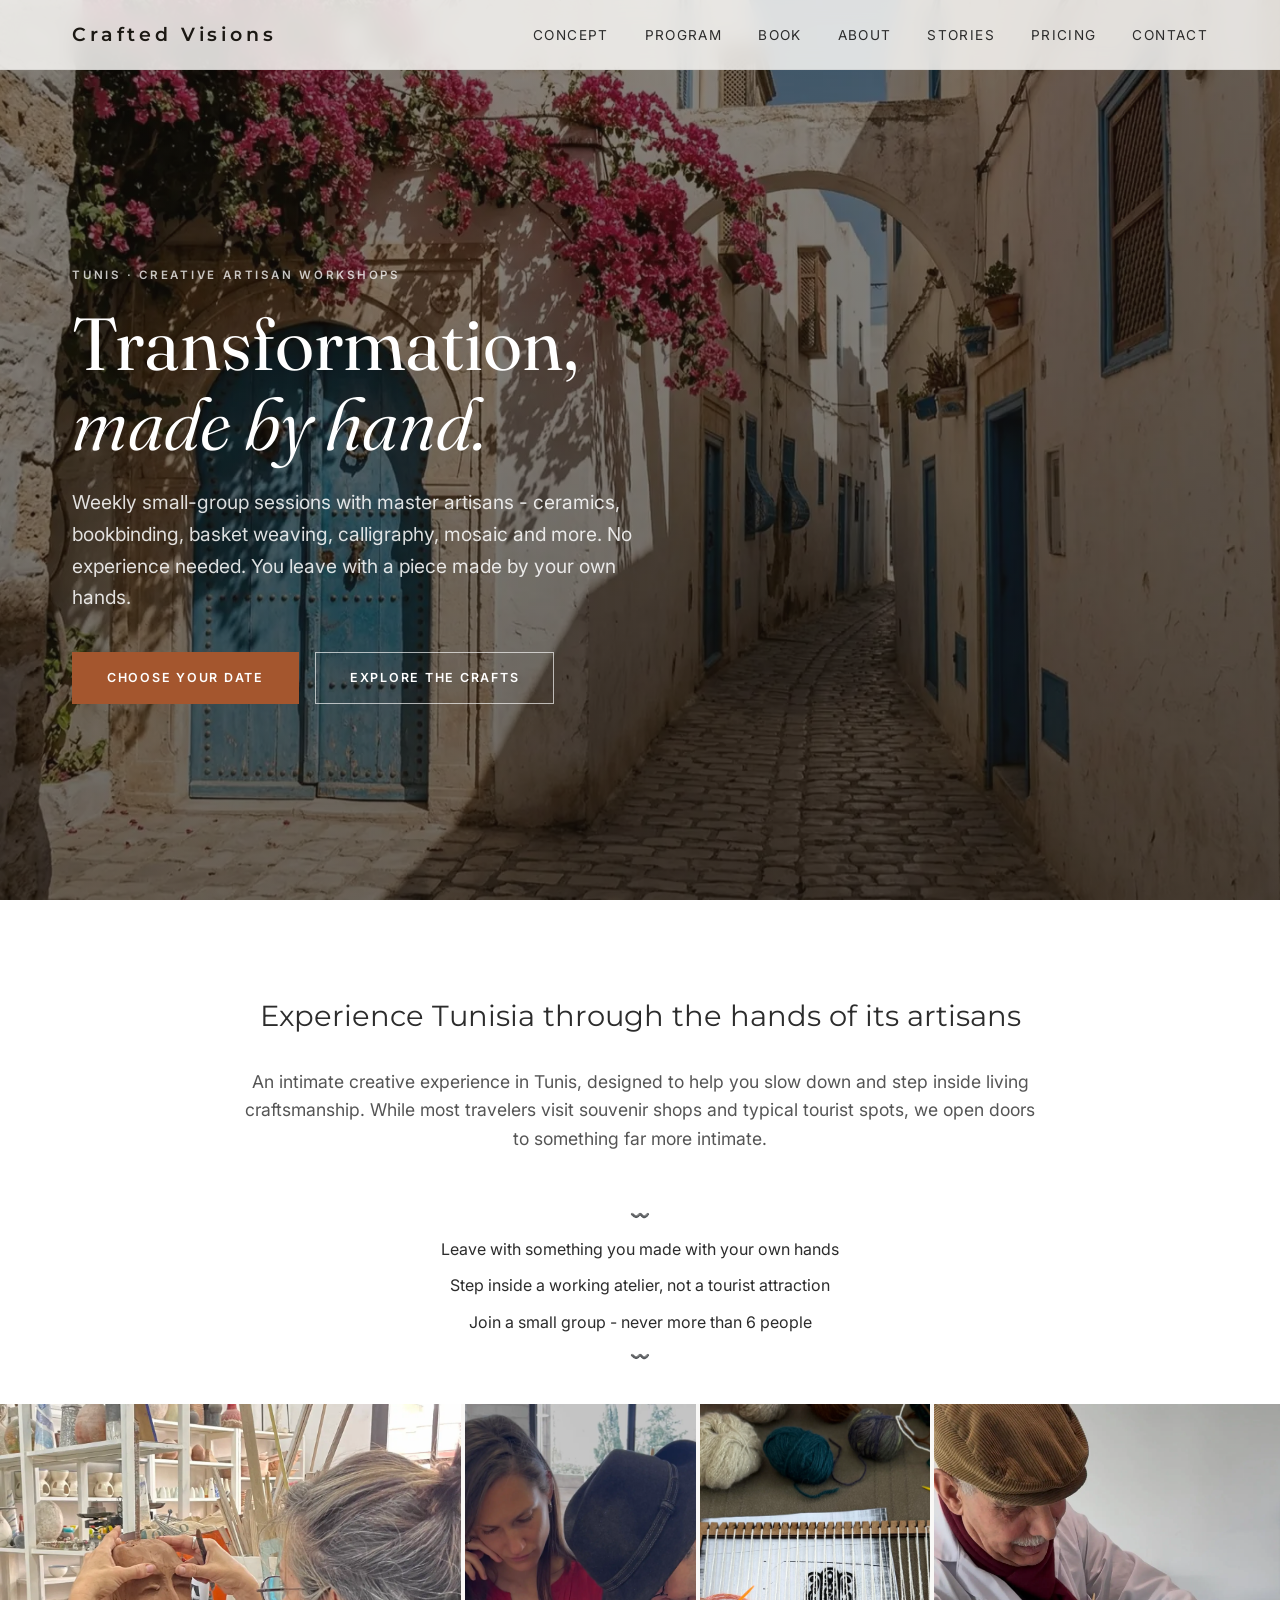
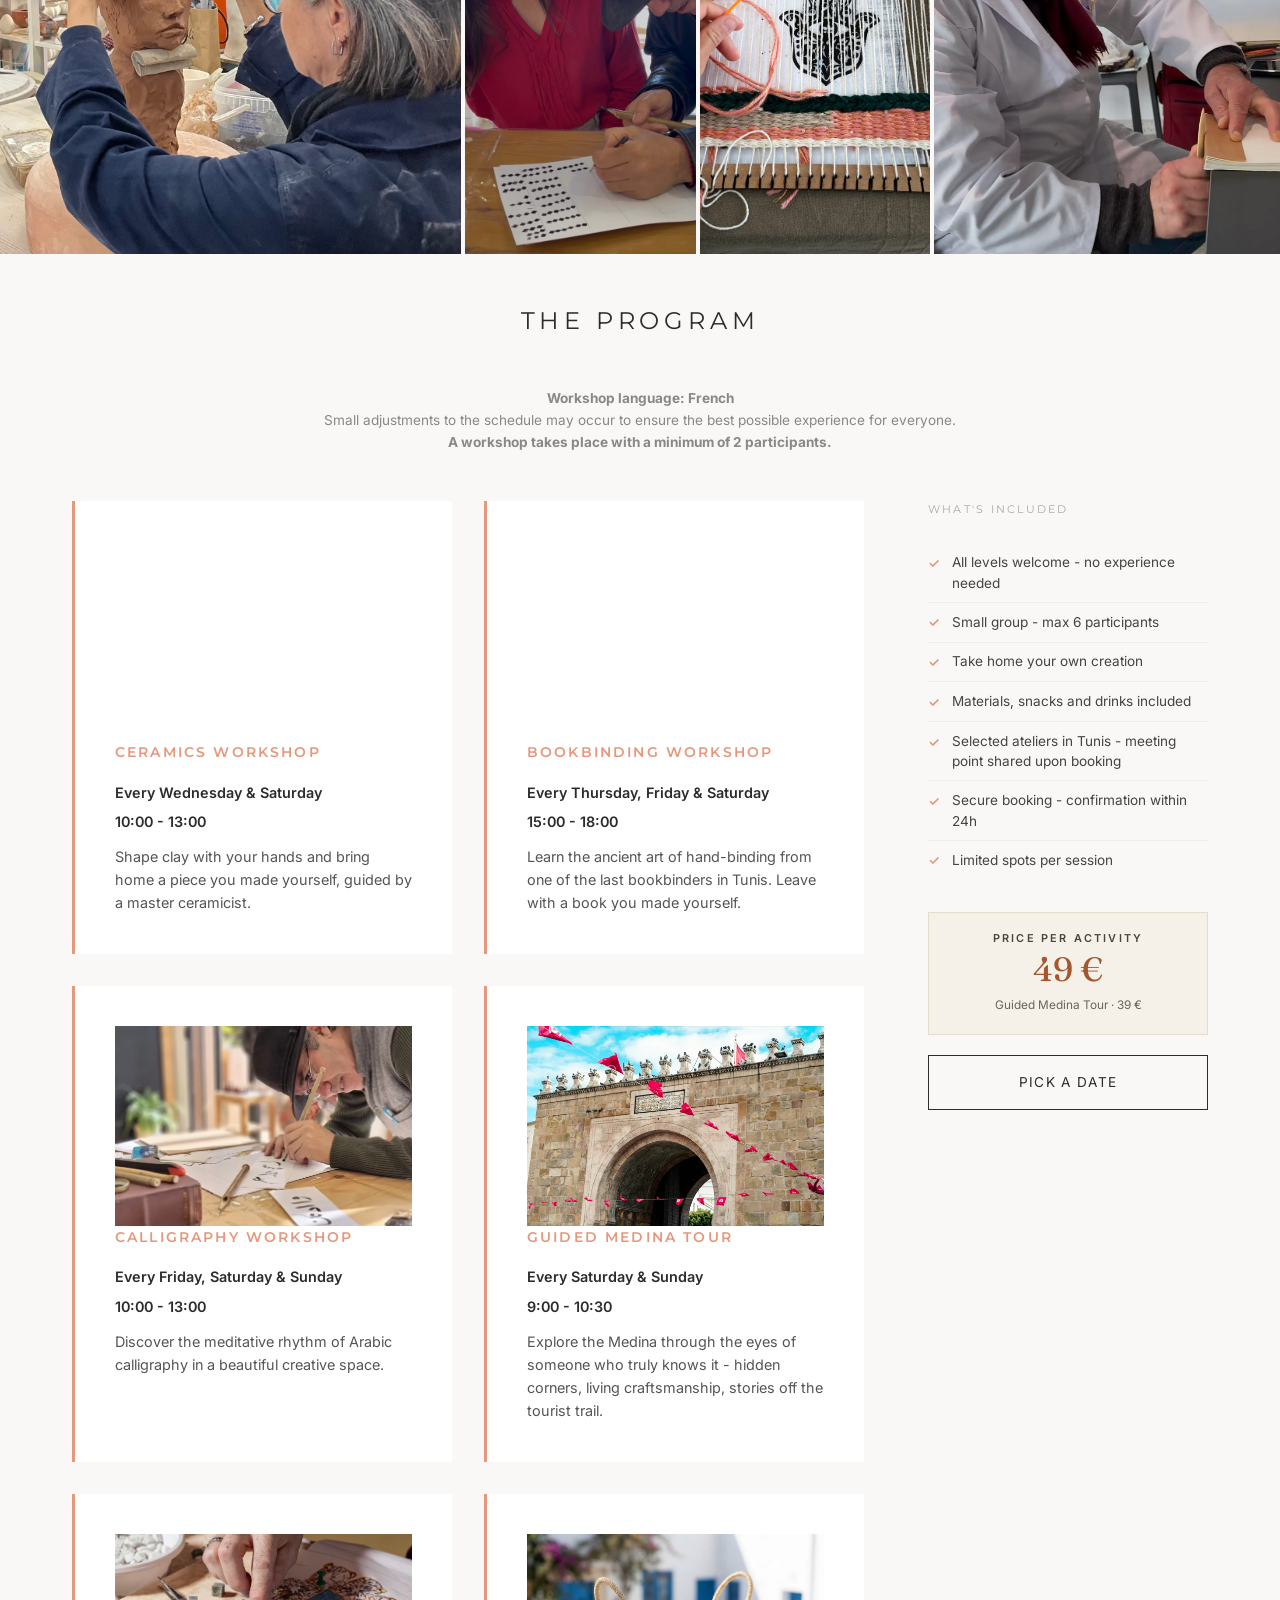
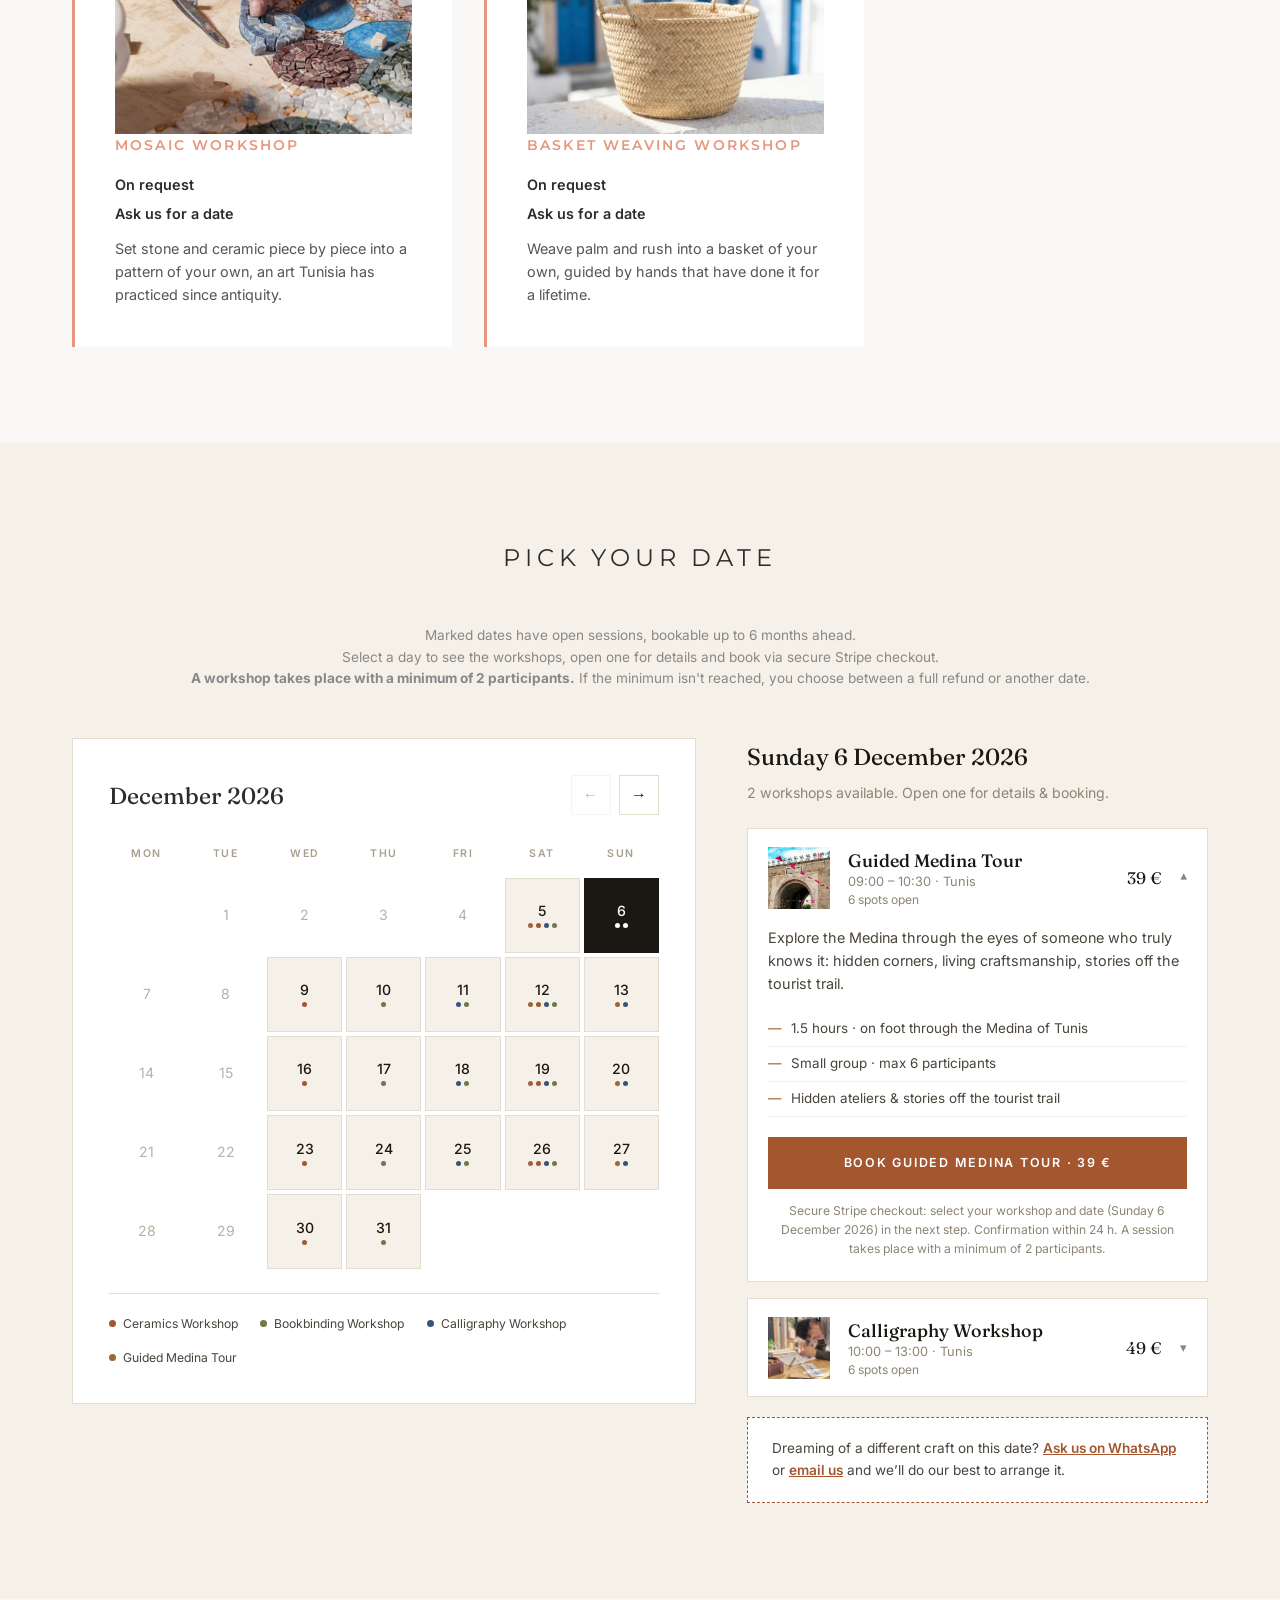
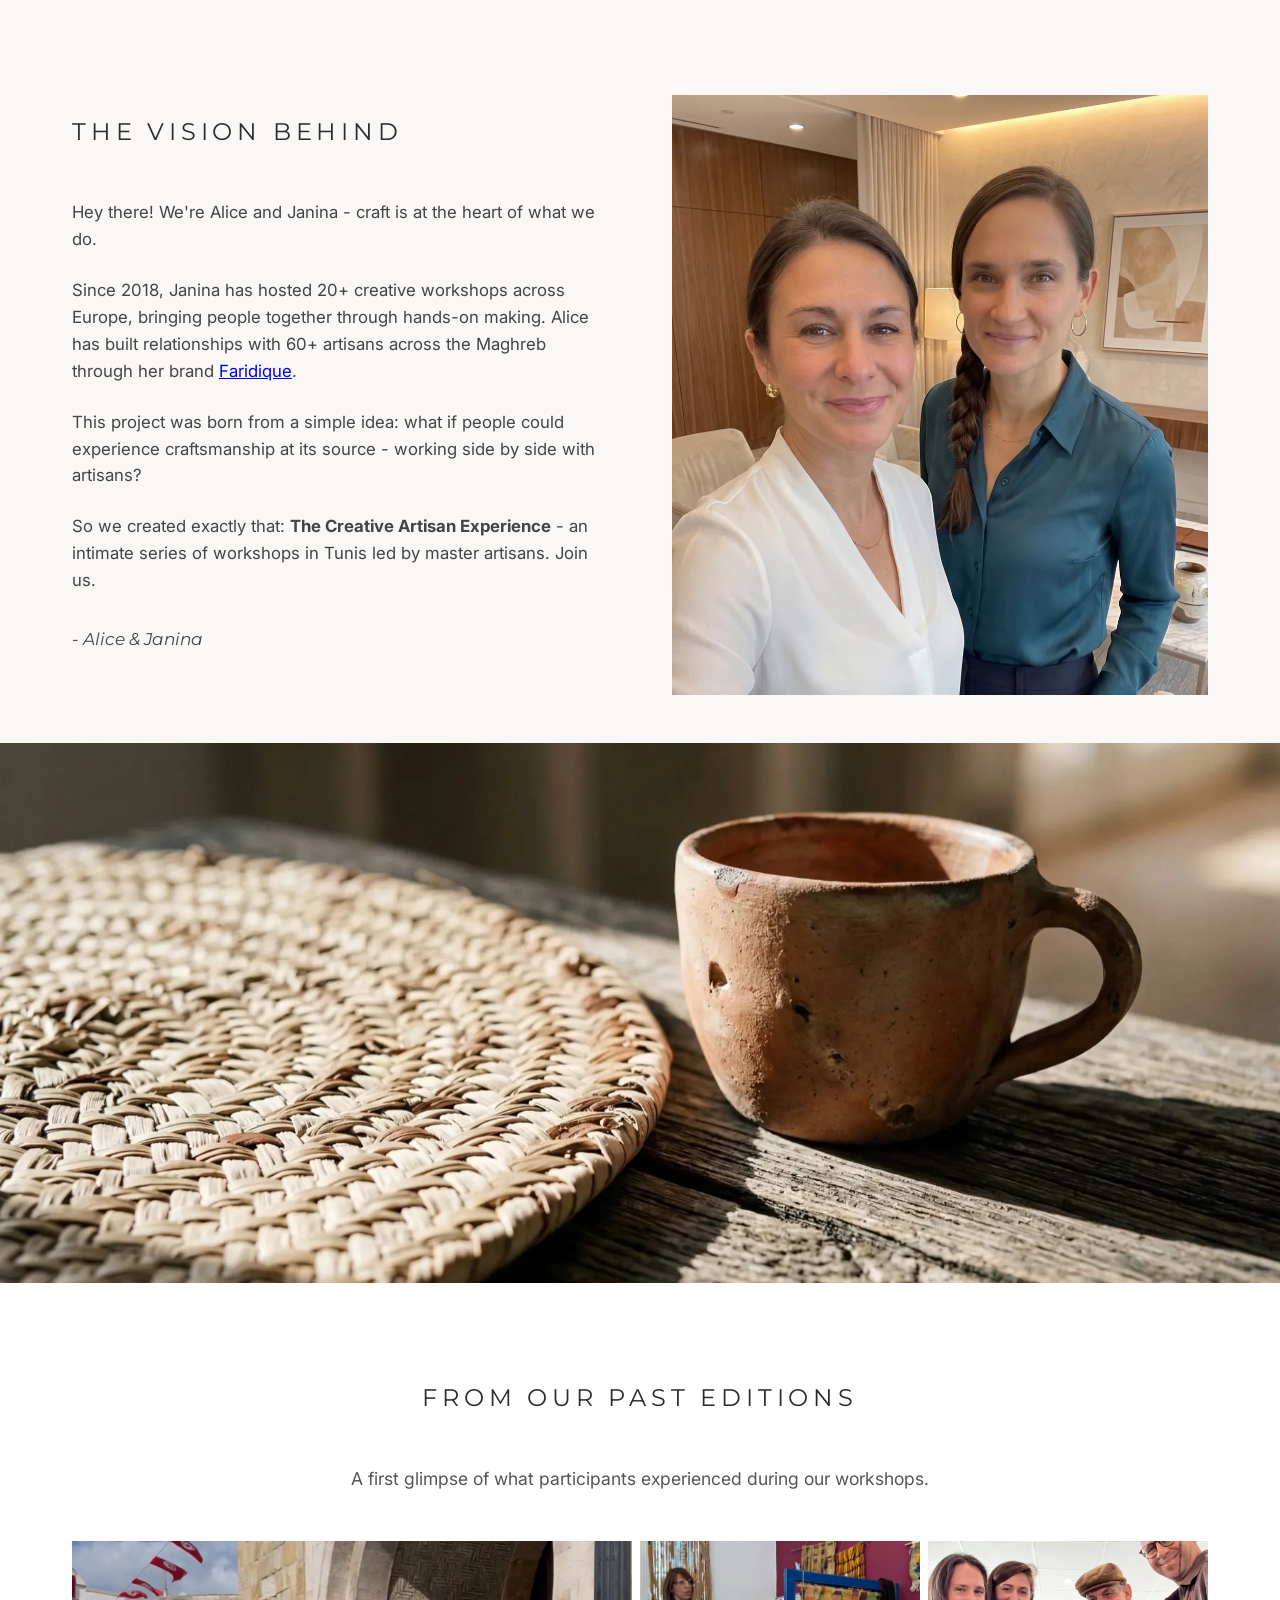
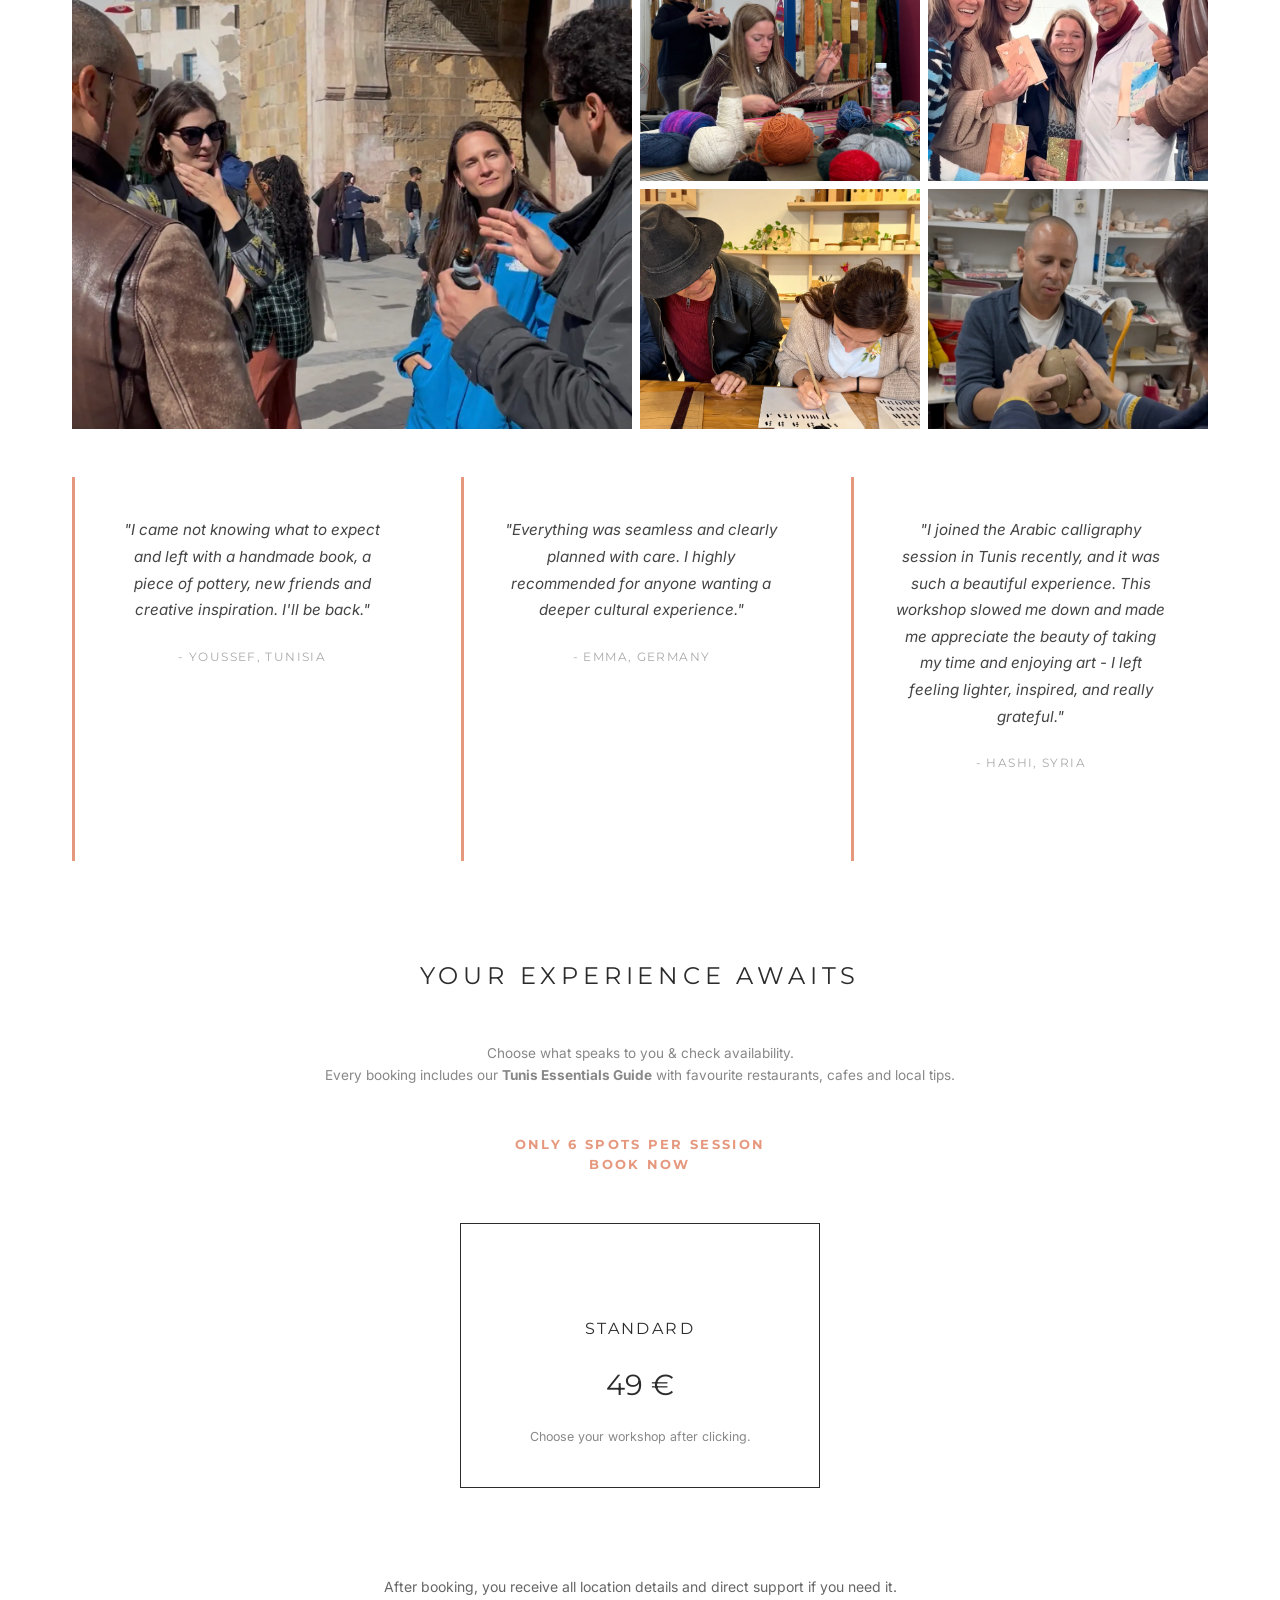
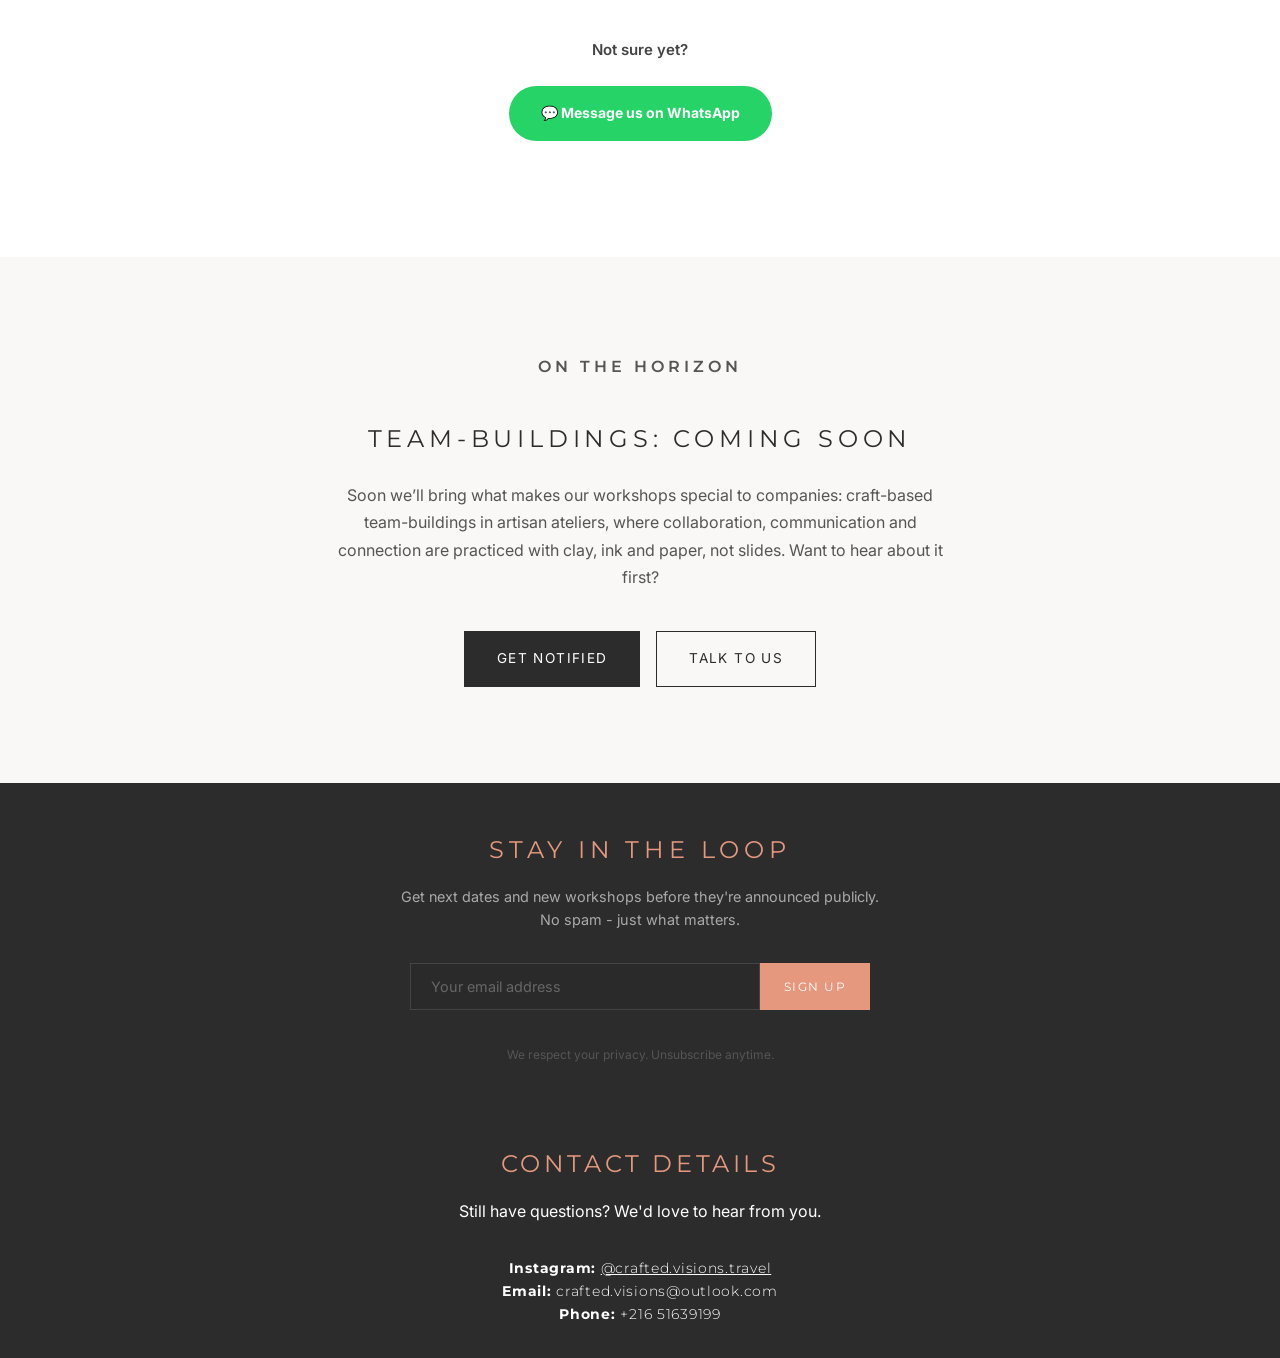
<file: index.html>
<!DOCTYPE html>
<html lang="en">
<head>
    <meta charset="UTF-8">
    <meta name="viewport" content="width=device-width, initial-scale=1.0">
    <title>CRAFTED VISIONS TRAVEL | Creative Artisan Experience</title>
    <link rel="stylesheet" href="css/style.css">
    <link rel="preconnect" href="https://fonts.googleapis.com">
    <link rel="preconnect" href="https://fonts.gstatic.com" crossorigin>
    <link href="https://fonts.googleapis.com/css2?family=Montserrat:wght@300;400;600&family=Inter:wght@300;400;500;600&family=Fraunces:ital,opsz,wght@0,9..144,340..600;1,9..144,340..600&display=swap" rel="stylesheet">
    <link rel="preload" as="image" href="images/opt/hero-bg.webp" fetchpriority="high">
    <link rel="preload" as="image" href="images/collage_1.webp">
    <link rel="preload" as="image" href="images/collage_2.webp">
    <link rel="preload" as="image" href="images/collage_3.webp">
    <link rel="preload" as="image" href="images/collage_4.webp">
    <link href="//cdn-images.mailchimp.com/embedcode/classic-061523.css" rel="stylesheet" type="text/css">
    <meta property="og:title" content="CRAFTED VISIONS TRAVEL | Creative Artisan Weekend">
    <meta property="og:description" content="An intimate creative experience in Tunis, connecting you directly with master artisans.">
    <meta property="og:image" content="https://craftedvisionstravel.com/images/opt/hero-bg.webp">
    <meta property="og:url" content="https://craftedvisionstravel.com/">
    <meta property="og:type" content="website">
    <style>
        /* Concept section: tighten spacing around wave dividers + before collage */
        .concept .container { padding-bottom: 2rem; }
        .highlights { margin-bottom: 0 !important; }
        .highlights li { padding: 0.35rem 0; }
        .highlights li.divider { padding: 0.15rem 0; }

        /* Collage strip — desktop only */
        @media (min-width: 701px) {
            .collage-strip {
                width: 100%;
                height: 50vh;
                display: grid;
                grid-template-columns: 2fr 1fr 1fr 1.5fr;
                gap: 4px;
                overflow: hidden;
            }
            .collage-strip > div { overflow: hidden; }
            .collage-strip img {
                width: 100%; height: 100%;
                object-fit: cover;
                object-position: center center;
                display: block;
                transform: scale(1.0);
                transition: transform 0.7s ease;
            }
            .collage-strip > div:hover img { transform: scale(1.03); }
        }

        /* Tighten About -> Program gap */
        .about .container { padding-bottom: 3rem; }
        .program .container { padding-top: 3rem; }

        /* Fix nav overlap on anchor scroll for all sections */
        section[id], header[id], footer[id] {
            scroll-margin-top: calc(var(--nav-height) + 1rem);
        }

        /* Program layout: cards + checklist side by side */
        .program-inner {
            display: grid;
            grid-template-columns: 1fr 280px;
            gap: 4rem;
            align-items: start;
        }
        .program-checklist {
            position: sticky;
            top: calc(var(--nav-height) + 2rem);
        }
        .program-checklist__title {
            font-family: var(--font-heading);
            font-size: 0.7rem;
            letter-spacing: 0.2em;
            text-transform: uppercase;
            color: #aaa;
            margin-bottom: 1.5rem;
        }
        .program-checklist ul {
            list-style: none;
            padding: 0;
            margin: 0 0 2rem 0;
        }
        .program-checklist li {
            display: flex;
            align-items: flex-start;
            gap: 0.75rem;
            font-size: 0.85rem;
            color: #444;
            line-height: 1.5;
            padding: 0.55rem 0;
            border-bottom: 1px solid #f0ede9;
        }
        .program-checklist li:last-child { border-bottom: none; }
        .program-checklist li::before {
            content: "✓";
            color: var(--accent-color);
            font-weight: 600;
            font-size: 0.85rem;
            flex-shrink: 0;
            margin-top: 0.05rem;
        }
        @media (max-width: 900px) {
            .program-inner { grid-template-columns: 1fr; gap: 2.5rem; }
            .program-checklist { position: static; }
        }

        /* Program cards: uniform description alignment */
        .day-card__time {
            font-size: 0.9rem;
            font-weight: 600;
            margin-bottom: 0.4rem;
        }
        .day-card__workshop {
            font-size: 0.9rem;
            font-weight: 600;
            margin-bottom: 0.75rem;
        }
        .day-card__desc {
            font-size: 0.9rem;
            color: #555;
            line-height: 1.6;
        }

        /* Photo grid for stories */
        .photo-grid-stories {
            display: grid;
            grid-template-columns: 2fr 1fr 1fr;
            grid-template-rows: 240px 240px;
            gap: 8px;
            margin-bottom: 3rem;
        }
        .photo-grid-stories > div { overflow: hidden; }
        .photo-grid-stories > div:first-child { grid-row: span 2; }
        .photo-grid-stories img {
            width: 100%; height: 100%;
            object-fit: cover;
            object-position: center center;
            display: block;
            transform: scale(1.0);
            transition: transform 0.6s ease;
        }
        .photo-grid-stories > div:hover img { transform: scale(1.03); }
        .photo-grid-stories > div:nth-child(3) img { object-position: center 40%; }

        /* Tighten Stories -> Pricing gap */
        #stories .container { padding-bottom: 3rem; }
        .pricing .container { padding-top: 3rem; }

        /* Booking price cards — fixed row heights for perfect alignment */
        .booking-options {
            display: grid;
            grid-template-columns: 1fr 1fr;
            gap: 2rem;
            max-width: 700px;
            margin: 0 auto 3rem auto;
        }
        .booking-options--single {
            grid-template-columns: 1fr;
            max-width: 360px;
        }
        .booking-card {
            background-color: #fff;
            border: 1px solid #e0e0e0;
            padding: 2.5rem 2rem;
            text-align: center;
            text-decoration: none;
            color: var(--text-color);
            display: grid;
            grid-template-rows: 2.5rem auto auto auto;
            align-items: center;
            transition: all 0.3s ease;
        }
        .booking-card:hover {
            border-color: var(--accent-color);
            transform: translateY(-5px);
            box-shadow: 0 12px 28px rgba(0,0,0,0.07);
        }
        .booking-card__label {
            font-family: var(--font-heading);
            font-size: 0.65rem;
            letter-spacing: 0.2em;
            text-transform: uppercase;
            color: #aaa;
            align-self: center;
        }
        .booking-card__title {
            font-family: var(--font-heading);
            font-size: 1rem;
            letter-spacing: 0.15em;
            text-transform: uppercase;
            padding: 0.75rem 0 0.5rem;
        }
        .booking-card__price {
            font-family: var(--font-heading);
            font-size: 1.8rem;
            font-weight: 400;
            padding: 0.75rem 0;
        }
        .booking-card__note {
            font-size: 0.78rem;
            color: #888;
            line-height: 1.5;
            padding-top: 0.5rem;
        }
        .booking-card--featured { border-color: var(--text-color); }
        .booking-card--community { border-style: dashed; background: var(--bg-color); }

        /* Newsletter */
        .newsletter-section { background-color: var(--text-color); padding: 0; }
        .newsletter-section .container {
            text-align: center;
            padding-top: 3rem;
            padding-bottom: 3rem;
        }
        footer .container {
            padding-top: 2rem;
            padding-bottom: 2rem;
        }
        .newsletter-form {
            display: flex;
            max-width: 460px;
            margin: 0 auto 1rem auto;
        }
        .newsletter-form input {
            flex: 1;
            padding: 14px 20px;
            border: 1px solid #444;
            background: #2a2a2a;
            color: #fff;
            font-size: 0.9rem;
            outline: none;
            font-family: var(--font-body);
        }
        .newsletter-form input::placeholder { color: #666; }
        .newsletter-form button {
            padding: 14px 24px;
            background: var(--accent-color);
            color: #fff;
            border: none;
            font-family: var(--font-heading);
            font-size: 0.75rem;
            letter-spacing: 0.12em;
            text-transform: uppercase;
            cursor: pointer;
            transition: opacity 0.2s;
        }
        .newsletter-form button:hover { opacity: 0.85; }

        /* ─── Hamburger button ─── */
        .nav-hamburger {
            display: none;
            flex-direction: column;
            gap: 5px;
            background: none;
            border: none;
            cursor: pointer;
            padding: 8px;
            z-index: 1001;
        }
        .nav-hamburger span {
            display: block;
            width: 24px;
            height: 2px;
            background: var(--text-color);
            transition: all 0.3s ease;
            transform-origin: center;
        }
        .nav-hamburger.open span:nth-child(1) { transform: translateY(7px) rotate(45deg); }
        .nav-hamburger.open span:nth-child(2) { opacity: 0; }
        .nav-hamburger.open span:nth-child(3) { transform: translateY(-7px) rotate(-45deg); }

        /* ─── Carousel dots ─── */
        .carousel-dots {
            display: none;
            justify-content: center;
            gap: 8px;
            padding: 10px 0 4px;
        }
        .carousel-dots .dot {
            width: 7px; height: 7px;
            border-radius: 50%;
            background: #ccc;
            transition: background 0.3s;
        }
        .carousel-dots .dot.active { background: var(--accent-color); }

        @media (max-width: 700px) {
            /* Nav mobile */
            .nav-hamburger { display: flex; }
            .nav-links {
                display: none;
                position: fixed;
                top: 0; left: 0;
                width: 100%; height: 100vh;
                background: rgba(250,248,244,0.98);
                flex-direction: column;
                align-items: center;
                justify-content: center;
                gap: 2rem;
                z-index: 1000;
            }
            .nav-links.open { display: flex; }
            .nav-link-item {
                font-family: var(--font-heading);
                font-size: 1.1rem;
                letter-spacing: 0.18em;
                text-transform: uppercase;
                color: var(--text-color);
                text-decoration: none;
            }

            /* Collage carousel */
            .collage-strip {
                display: flex;
                overflow-x: auto;
                scroll-snap-type: x mandatory;
                -webkit-overflow-scrolling: touch;
                scroll-behavior: smooth;
                grid-template-columns: unset;
                grid-template-rows: unset;
                height: 120vw;
                gap: 0;
                scrollbar-width: none;
            }
            .collage-strip::-webkit-scrollbar { display: none; }
            .collage-strip > div {
                flex: 0 0 100%;
                scroll-snap-align: start;
                grid-row: unset !important;
                overflow: hidden;
                height: 120vw;
            }
            .collage-strip img {
                width: 100%; height: 100%;
                object-fit: cover;
                object-position: center center;
            }
            #collage-dots { display: flex; }

            /* Stories photo carousel */
            .photo-grid-stories {
                display: flex;
                overflow-x: auto;
                scroll-snap-type: x mandatory;
                -webkit-overflow-scrolling: touch;
                scroll-behavior: smooth;
                grid-template-columns: unset;
                grid-template-rows: unset;
                height: 80vw;
                gap: 0;
                margin-bottom: 0.75rem;
                scrollbar-width: none;
            }
            .photo-grid-stories::-webkit-scrollbar { display: none; }
            .photo-grid-stories > div {
                flex: 0 0 100%;
                scroll-snap-align: start;
                grid-row: unset !important;
                overflow: hidden;
                height: 80vw;
            }
            .photo-grid-stories img {
                width: 100%; height: 100%;
                object-fit: cover;
            }
            #stories-dots { display: flex; margin-bottom: 2rem; }

            /* Newsletter form stacked */
            .newsletter-form { flex-direction: column; }

            /* Booking cards stacked */
            .booking-options { grid-template-columns: 1fr; max-width: 360px; }

            /* Hero tweaks */
            .hero-title { font-size: clamp(2.3rem, 11vw, 3.2rem); }

            /* Full-width image section height */
            .full-width-image { min-height: 40vw; }

            /* Program inner */
            .program-inner { grid-template-columns: 1fr; gap: 2.5rem; }
            .program-checklist { position: static; }

            /* Grid program cards */
            .grid-program { grid-template-columns: 1fr !important; }

            /* About grid */
            .about-grid { grid-template-columns: 1fr !important; }
            .about-image { order: -1; }
            .about-image img { max-height: 82vw; }

            /* Concept padding */
            .concept .container { padding-left: 1.25rem; padding-right: 1.25rem; }
        }
    </style>
</head>
<body>

    <nav class="sticky-nav">
        <div class="nav-container">
            <a href="#home" class="nav-logo">Crafted <span>Visions</span></a>
            <div class="nav-links" id="nav-links">
                <a href="#concept" class="nav-link-item">Concept</a>
                <a href="#program" class="nav-link-item">Program</a>
                <a href="#calendar" class="nav-link-item">Book</a>
                <a href="#about" class="nav-link-item">About</a>
                <a href="#stories" class="nav-link-item">Stories</a>
                <a href="#pricing" class="nav-link-item">Pricing</a>
                <a href="#contact" class="nav-link-item">Contact</a>
            </div>
            <button class="nav-hamburger" id="nav-hamburger" aria-label="Open menu" aria-expanded="false">
                <span></span><span></span><span></span>
            </button>
        </div>
    </nav>

    <header class="hero" id="home">
        <div class="hero-inner">
            <div class="hero-content reveal">
                <span class="hero-eyebrow">Tunis · Creative Artisan Workshops</span>
                <h1 class="hero-title">Transformation,<br><em>made by hand.</em></h1>
                <p class="hero-sub">Weekly small-group sessions with master artisans - ceramics, bookbinding, basket weaving, calligraphy, mosaic and more. No experience needed. You leave with a piece made by your own hands.</p>
                <div class="hero-btns">
                    <a href="#calendar" class="btn-hero btn-hero--solid">Choose your date</a>
                    <a href="#program" class="btn-hero btn-hero--ghost">Explore the crafts</a>
                </div>
            </div>
        </div>
    </header>

    <section class="concept" id="concept">
        <div class="container reveal">
            <h3>Experience Tunisia through the hands of its artisans</h3>
            <p>An intimate creative experience in Tunis, designed to help you slow down and step inside living craftsmanship. While most travelers visit souvenir shops and typical tourist spots, we open doors to something far more intimate.</p>
            <ul class="highlights" style="text-align:center; list-style:none; padding:0;">
                <li class="divider">〰️</li>
                <li>Leave with something you made with your own hands</li>
                <li>Step inside a working atelier, not a tourist attraction</li>
                <li>Join a small group - never more than 6 people</li>
                <li class="divider">〰️</li>
            </ul>
        </div>
    </section>

    <!-- COLLAGE from workshop photos -->
    <div class="collage-strip" id="collage-carousel">
        <div><img src="images/collage_1.webp" alt="Ceramics workshop" loading="eager" fetchpriority="high"></div>
        <div><img src="images/collage_2.webp" alt="Weaving workshop" loading="eager"></div>
        <div><img src="images/collage_3.webp" alt="Calligraphy workshop" loading="eager"></div>
        <div><img src="images/collage_4.webp" alt="Bookbinding workshop" loading="eager"></div>
    </div>
    <div class="carousel-dots" id="collage-dots" aria-hidden="true">
        <span class="dot active"></span><span class="dot"></span><span class="dot"></span><span class="dot"></span>
    </div>

    <!-- PROGRAM -->
    <section class="program" id="program">
        <div class="container reveal">
            <h2 class="section-title">THE PROGRAM</h2>
            <p class="disclaimer"><strong>Workshop language: French</strong><br>Small adjustments to the schedule may occur to ensure the best possible experience for everyone.<br><strong>A workshop takes place with a minimum of 2 participants.</strong></p>

            <div class="program-inner">
                <div class="grid-program">
                    <div class="day-card">
                        <img src="images/opt/atelier-poterie.webp" alt="Ceramics Workshop" class="card-img" loading="lazy" decoding="async">
                        <h4>Ceramics Workshop</h4>
                        <p class="day-card__time">Every Wednesday &amp; Saturday</p>
                        <p class="day-card__workshop">10:00 - 13:00</p>
                        <p class="day-card__desc">Shape clay with your hands and bring home a piece you made yourself, guided by a master ceramicist.</p>
                    </div>
                    <div class="day-card">
                        <img src="images/book-binding.webp" alt="Bookbinding Workshop" class="card-img" loading="lazy" decoding="async">
                        <h4>Bookbinding Workshop</h4>
                        <p class="day-card__time">Every Thursday, Friday &amp; Saturday</p>
                        <p class="day-card__workshop">15:00 - 18:00</p>
                        <p class="day-card__desc">Learn the ancient art of hand-binding from one of the last bookbinders in Tunis. Leave with a book you made yourself.</p>
                    </div>
                    <div class="day-card">
                        <img src="images/calligraphy.webp" alt="Calligraphy Workshop" class="card-img" loading="lazy" decoding="async">
                        <h4>Calligraphy Workshop</h4>
                        <p class="day-card__time">Every Friday, Saturday &amp; Sunday</p>
                        <p class="day-card__workshop">10:00 - 13:00</p>
                        <p class="day-card__desc">Discover the meditative rhythm of Arabic calligraphy in a beautiful creative space.</p>
                    </div>
                    <div class="day-card">
                        <img src="images/opt/medina-gate.jpg" alt="Guided Medina Tour" class="card-img" loading="lazy" decoding="async">
                        <h4>Guided Medina Tour</h4>
                        <p class="day-card__time">Every Saturday &amp; Sunday</p>
                        <p class="day-card__workshop">9:00 - 10:30</p>
                        <p class="day-card__desc">Explore the Medina through the eyes of someone who truly knows it - hidden corners, living craftsmanship, stories off the tourist trail.</p>
                    </div>
                    <div class="day-card">
                        <img src="images/opt/mosaic-workshop.jpg" alt="Mosaic Workshop" class="card-img" loading="lazy" decoding="async">
                        <h4>Mosaic Workshop</h4>
                        <p class="day-card__time">On request</p>
                        <p class="day-card__workshop">Ask us for a date</p>
                        <p class="day-card__desc">Set stone and ceramic piece by piece into a pattern of your own, an art Tunisia has practiced since antiquity.</p>
                    </div>
                    <div class="day-card">
                        <img src="images/opt/medina-tour.webp" alt="Basket Weaving Workshop" class="card-img" loading="lazy" decoding="async">
                        <h4>Basket Weaving Workshop</h4>
                        <p class="day-card__time">On request</p>
                        <p class="day-card__workshop">Ask us for a date</p>
                        <p class="day-card__desc">Weave palm and rush into a basket of your own, guided by hands that have done it for a lifetime.</p>
                    </div>
                </div>

                <aside class="program-checklist">
                    <p class="program-checklist__title">What's included</p>
                    <ul>
                        <li>All levels welcome - no experience needed</li>
                        <li>Small group - max 6 participants</li>
                        <li>Take home your own creation</li>
                        <li>Materials, snacks and drinks included</li>
                        <li>Selected ateliers in Tunis - meeting point shared upon booking</li>
                        <li>Secure booking - confirmation within 24h</li>
                        <li>Limited spots per session</li>
                    </ul>
                    <div class="price-tag">
                        <span class="price-tag__label">Price per activity</span>
                        <span class="price-tag__amount">49&nbsp;€</span>
                        <span class="price-tag__note">Guided Medina Tour &middot; 39&nbsp;€</span>
                    </div>
                    <a href="#calendar" class="btn" style="display:inline-block; width:100%; text-align:center; box-sizing:border-box;">Pick a date</a>
                </aside>
            </div>
        </div>
    </section>

    <!-- BOOKING CALENDAR -->
    <section class="calendar-section" id="calendar">
        <div class="container reveal">
            <h2 class="section-title">PICK YOUR DATE</h2>
            <p class="disclaimer">Marked dates have open sessions, bookable up to 6 months ahead.<br>Select a day to see the workshops, open one for details and book via secure Stripe checkout.<br><strong>A workshop takes place with a minimum of 2 participants.</strong> If the minimum isn't reached, you choose between a full refund or another date.</p>
            <div class="cal-wrap">
                <div class="cal" id="cv-calendar" aria-label="Workshop availability calendar"></div>
                <div class="day-panel" id="cv-day-panel" aria-live="polite"></div>
            </div>
        </div>
    </section>

    <section class="about" id="about">
        <div class="container reveal about-grid">
            <div class="about-text">
                <h2 class="section-title" style="text-align: left;">THE VISION BEHIND</h2>
                <p>Hey there! We're Alice and Janina - craft is at the heart of what we do.</p>
                <p>Since 2018, Janina has hosted 20+ creative workshops across Europe, bringing people together through hands-on making. Alice has built relationships with 60+ artisans across the Maghreb through her brand <a href="https://faridique.com" target="_blank" rel="noopener">Faridique</a>.</p>
                <p>This project was born from a simple idea: what if people could experience craftsmanship at its source - working side by side with artisans?</p>
                <p>So we created exactly that: <strong>The Creative Artisan Experience</strong> - an intimate series of workshops in Tunis led by master artisans. Join us.</p>
                <p class="signature">- Alice &amp; Janina</p>
            </div>
            <div class="about-image">
                <img src="images/opt/founders.webp" alt="Janina and Alice - Founders of Crafted Visions" loading="lazy" decoding="async">
            </div>
        </div>
    </section>

    <section class="full-width-image reveal" style="background-image: url('images/opt/authentic-details.webp');"></section>

    <!-- STORIES -->
    <section class="concept" id="stories">
        <div class="container reveal">
            <h2 class="section-title">FROM OUR PAST EDITIONS</h2>
            <p class="disclaimer">A first glimpse of what participants experienced during our workshops.</p>

            <div class="photo-grid-stories" id="stories-carousel">
                <div><img src="images/pg_1.webp" alt="Workshop participant" loading="eager"></div>
                <div><img src="images/pg_2.webp" alt="Bookbinding session" loading="eager"></div>
                <div><img src="images/pg_3.webp" alt="Calligraphy session" loading="lazy"></div>
                <div><img src="images/pg_4.webp" alt="Medina tour" loading="lazy"></div>
                <div><img src="images/pg_5.webp" alt="Group photo" loading="lazy"></div>
            </div>
            <div class="carousel-dots" id="stories-dots" aria-hidden="true">
                <span class="dot active"></span><span class="dot"></span><span class="dot"></span><span class="dot"></span><span class="dot"></span>
            </div>

            <div class="grid-program">
                <div class="day-card" style="border-left-color:var(--accent-color);">
                    <p style="font-style:italic; font-size:0.95rem; line-height:1.75; color:#444; margin-bottom:1.5rem;">"I came not knowing what to expect and left with a handmade book, a piece of pottery, new friends and creative inspiration. I'll be back."</p>
                    <p style="font-family:var(--font-heading); font-size:0.72rem; letter-spacing:0.12em; color:#aaa; text-transform:uppercase;">- Youssef, Tunisia</p>
                </div>
                <div class="day-card" style="border-left-color:var(--accent-color);">
                    <p style="font-style:italic; font-size:0.95rem; line-height:1.75; color:#444; margin-bottom:1.5rem;">"Everything was seamless and clearly planned with care. I highly recommended for anyone wanting a deeper cultural experience."</p>
                    <p style="font-family:var(--font-heading); font-size:0.72rem; letter-spacing:0.12em; color:#aaa; text-transform:uppercase;">- Emma, Germany</p>
                </div>
                <div class="day-card" style="border-left-color:var(--accent-color);">
                    <p style="font-style:italic; font-size:0.95rem; line-height:1.75; color:#444; margin-bottom:1.5rem;">"I joined the Arabic calligraphy session in Tunis recently, and it was such a beautiful experience. This workshop slowed me down and made me appreciate the beauty of taking my time and enjoying art - I left feeling lighter, inspired, and really grateful."</p>
                    <p style="font-family:var(--font-heading); font-size:0.72rem; letter-spacing:0.12em; color:#aaa; text-transform:uppercase;">- Hashi, Syria</p>
                </div>
            </div>
        </div>
    </section>

    <!-- PRICING -->
    <section class="pricing" id="pricing">
        <div class="container reveal">
            <h2 class="section-title">YOUR EXPERIENCE AWAITS</h2>
            <p class="disclaimer">Choose what speaks to you &amp; check availability.<br>Every booking includes our <strong>Tunis Essentials Guide</strong> with favourite restaurants, cafes and local tips.</p>

            <p style="text-align:center; font-family:var(--font-heading); font-size:0.8rem; letter-spacing:0.18em; text-transform:uppercase; margin-top:3rem; margin-bottom:3rem; color:var(--accent-color);">
                <strong>
                    Only 6 spots per session<br>
                    Book now
                </strong>
            </p>
            <!--
                HOW BOOKING WORKS:
                Two Stripe links cover all workshops:
                - Standard (49€): one Stripe checkout with a dropdown to select the workshop
                - Community (39€): same setup, separate link for Tunisians living & working in Tunisia
                Replace STRIPE_STANDARD_LINK and STRIPE_COMMUNITY_LINK below with your actual Stripe URLs.
                In Stripe, set up a Payment Link with a "Select workshop" dropdown as a custom field.
            -->
            <div class="booking-options booking-options--single">
                <a href="https://buy.stripe.com/6oU00l9cY0C66ys8II53O08" target="_blank" class="booking-card booking-card--featured">
                    <p class="booking-card__label">&nbsp;</p>
                    <p class="booking-card__title">Standard</p>
                    <p class="booking-card__price">49 €</p>
                    <p class="booking-card__note">Choose your workshop after clicking.</p>
                </a>
                <!-- COMMUNITY RATE — temporarily hidden. To reactivate: remove the
                     "booking-options--single" class above, un-comment this card, and set
                     showCommunityRate to true in js/schedule.js.
                <a href="https://buy.stripe.com/14AfZj74Q70ug926AA53O09" target="_blank" class="booking-card booking-card--community">
                    <p class="booking-card__label">For Tunisians living and working in Tunisia</p>
                    <p class="booking-card__title">Community</p>
                    <p class="booking-card__price">39 € / 135 TND</p>
                    <p class="booking-card__note">Choose your workshop after clicking.</p>
                </a>
                -->
            </div>

            <div style="padding:40px 0 20px; text-align:center;">
                <p style="margin-bottom:40px; color:#666; font-size:14px;">After booking, you receive all location details and direct support if you need it.

                </p>
                <p style="margin-bottom:24px; color:#444; font-size:15px; font-weight:600;">Not sure yet?</p>
                <a href="https://wa.me/+4917687361752" target="_blank" style="display:inline-block; background-color:#25D366; color:white; padding:16px 32px; border-radius:50px; font-size:14px; font-weight:bold; text-decoration:none;">
                    💬 Message us on WhatsApp
                </a>
            </div>
        </div>
    </section>

    <!-- TEAM-BUILDING TEASER -->
    <section class="teaser" id="teambuildings">
        <div class="container reveal">
            <p class="teaser__eyebrow">On the horizon</p>
            <h2>TEAM-BUILDINGS: COMING SOON</h2>
            <p>Soon we&rsquo;ll bring what makes our workshops special to companies: craft-based team-buildings in artisan ateliers, where collaboration, communication and connection are practiced with clay, ink and paper, not slides. Want to hear about it first?</p>
            <a href="#newsletter" class="btn btn--primary teaser__btn-first">Get notified</a>
            <a href="https://wa.me/4917687361752" target="_blank" rel="noopener" class="btn">Talk to us</a>
        </div>
    </section>

    <!-- NEWSLETTER -->
    <section class="newsletter-section" id="newsletter">
        <div class="container reveal">
            <h2 style="color:var(--accent-color); margin-bottom:1rem; font-family:var(--font-heading); letter-spacing:0.2em;">STAY IN THE LOOP</h2>
            <p style="color:#aaa; font-size:0.9rem; max-width:480px; margin:0 auto 2rem auto;">Get next dates and new workshops before they're announced publicly. No spam - just what matters.</p>
            <form id="mc-embedded-subscribe-form" name="mc-embedded-subscribe-form" class="validate newsletter-form" novalidate="">
                <input type="email" name="EMAIL" class="required email" id="mce-EMAIL" placeholder="Your email address" required="" value="">
                <!-- Bot protection - do not remove -->
                <div aria-hidden="true" style="position:absolute; left:-5000px;">
                    <input type="text" name="b_329d7bb0d19143d6361e97af9_1495d74d12" tabindex="-1" value="">
                </div>
                <button type="submit" id="mc-embedded-subscribe">Sign up</button>
            </form>
            <p id="mc-form-message" style="color:#aaa; font-size:0.8rem; margin-top:1rem; min-height:1.2rem;" aria-live="polite"></p>
            <p style="color:#555; font-size:0.75rem;">We respect your privacy. Unsubscribe anytime.</p>
        </div>
    </section>

    <!-- Thank You Popup -->
    <div id="mc-popup-overlay" style="display:none; position:fixed; inset:0; background:rgba(0,0,0,0.6); z-index:9999; align-items:center; justify-content:center;">
        <div style="background:#fff; padding:2.5rem 2rem; max-width:400px; width:90%; text-align:center; border-radius:4px; position:relative;">
            <button onclick="document.getElementById('mc-popup-overlay').style.display='none'" style="position:absolute; top:1rem; right:1rem; background:none; border:none; font-size:1.3rem; cursor:pointer; color:#aaa;">✕</button>
            <p style="font-family:'Montserrat',sans-serif; font-size:0.7rem; letter-spacing:0.2em; text-transform:uppercase; color:#aaa; margin-bottom:1rem;">Thank you</p>
            <h3 style="font-family:'Montserrat',sans-serif; font-size:1.1rem; color:#222; margin-bottom:1rem;">Almost there!</h3>
            <p style="font-size:0.9rem; color:#555; line-height:1.6;">Please check your inbox and click the confirmation link to complete your signup.</p>
        </div>
    </div>

    <script>
    (function() {
        var form = document.getElementById('mc-embedded-subscribe-form');
        var emailField = document.getElementById('mce-EMAIL');
        var msg = document.getElementById('mc-form-message');
        var submitBtn = document.getElementById('mc-embedded-subscribe');
        if (!form) return;

        // JSONP endpoint — note /subscribe/post-json (not /post) and &c=? for callback
        var MC_URL = 'https://outlook.us13.list-manage.com/subscribe/post-json?u=329d7bb0d19143d6361e97af9&id=1495d74d12&f_id=0089c3e1f0';

        form.addEventListener('submit', function(e) {
            e.preventDefault(); // stop the normal form post
            var email = emailField.value.trim();
            if (!email || !/^[^\s@]+@[^\s@]+\.[^\s@]+$/.test(email)) {
                msg.textContent = 'Please enter a valid email address.';
                msg.style.color = '#c66';
                return;
            }

            msg.textContent = 'Submitting...';
            msg.style.color = '#aaa';
            submitBtn.disabled = true;

            // Build the JSONP request
            var callbackName = 'mcCallback_' + Date.now();
            var honeypot = form.querySelector('input[name^="b_"]');
            var url = MC_URL
                + '&EMAIL=' + encodeURIComponent(email)
                + '&' + honeypot.name + '=' + encodeURIComponent(honeypot.value)
                + '&c=' + callbackName;

            var script = document.createElement('script');

            window[callbackName] = function(data) {
                submitBtn.disabled = false;
                if (data.result === 'success') {
                    document.getElementById('mc-popup-overlay').style.display = 'flex';
                    msg.textContent = '';
                    form.reset();
                } else {
                    // Mailchimp returns HTML in data.msg sometimes; strip tags for safety
                    var errText = (data.msg || 'Something went wrong. Please try again.').replace(/<[^>]+>/g, '');
                    // Common case: already subscribed — treat as friendly
                    if (/already subscribed/i.test(errText)) {
                        errText = "You're already on the list. Check your inbox for previous emails from us.";
                    }
                    msg.textContent = errText;
                    msg.style.color = '#c66';
                }
                // cleanup
                delete window[callbackName];
                if (script.parentNode) script.parentNode.removeChild(script);
            };

            script.src = url;
            script.onerror = function() {
                submitBtn.disabled = false;
                msg.textContent = 'Network error. Please try again.';
                msg.style.color = '#c66';
                delete window[callbackName];
            };
            document.body.appendChild(script);
        });
    })();
    </script>

    <footer id="contact">
        <div class="container reveal">
            <h2>CONTACT DETAILS</h2>
            <p>Still have questions? We'd love to hear from you.</p>
            <div class="contact-info">
                <p><strong>Instagram:</strong> <a href="https://www.instagram.com/crafted.visions.travel/" target="_blank" rel="noopener noreferrer" style="color:white;">@crafted.visions.travel</a></p>
                <p><strong>Email:</strong> <a href="mailto:crafted.visions@outlook.com" style="color:white; text-decoration:none;">crafted.visions@outlook.com</a></p>
                <p><strong>Phone:</strong> <span style="color:white;">+216 51639199</span></p>
            </div>
        </div>
    </footer>

    <script src="js/script.js"></script>
    <script src="js/schedule.js"></script>
    <script src="js/calendar.js"></script>
    <script>
    // ── Hamburger nav ──
    (function() {
        var btn = document.getElementById('nav-hamburger');
        var links = document.getElementById('nav-links');
        if (!btn || !links) return;
        btn.addEventListener('click', function() {
            var open = links.classList.toggle('open');
            btn.classList.toggle('open', open);
            btn.setAttribute('aria-expanded', open);
            document.body.style.overflow = open ? 'hidden' : '';
        });
        links.querySelectorAll('a').forEach(function(a) {
            a.addEventListener('click', function() {
                links.classList.remove('open');
                btn.classList.remove('open');
                btn.setAttribute('aria-expanded', false);
                document.body.style.overflow = '';
            });
        });
    })();

    // ── Swipeable carousel dot sync ──
    function initCarouselDots(stripId, dotsId) {
        var strip = document.getElementById(stripId);
        var dotsEl = document.getElementById(dotsId);
        if (!strip || !dotsEl) return;
        var dots = dotsEl.querySelectorAll('.dot');
        var items = strip.querySelectorAll('div');
        var count = items.length;
        function updateDots() {
            var idx = Math.round(strip.scrollLeft / strip.offsetWidth);
            dots.forEach(function(d, i) { d.classList.toggle('active', i === idx); });
        }
        strip.addEventListener('scroll', updateDots, { passive: true });
        // Touch swipe already handled by scroll-snap; dots sync on scroll
    }
    initCarouselDots('collage-carousel', 'collage-dots');
    initCarouselDots('stories-carousel', 'stories-dots');
    </script>
</body>
</html>
</file>
<file: css/style.css>
/* --- VARIABLES & RESET --- */
:root {
    --bg-color: #f9f8f6;
    --text-color: #2c2c2c;
    --accent-color: #e5987d;
    --font-heading: 'Montserrat', sans-serif;
    --font-body: 'Inter', sans-serif;
    --nav-height: 70px;
}

* {
    margin: 0;
    padding: 0;
    box-sizing: border-box;
}

html, body {
    font-family: var(--font-body);
    background-color: var(--bg-color);
    color: var(--text-color);
    line-height: 1.6;
    -webkit-font-smoothing: antialiased;
    overflow-x: hidden;
}

img {
    max-width: 100%;
    height: auto;
    display: block;
}

.container {
    max-width: 1200px;
    margin: 0 auto;
    padding: 6rem 2rem;
}

/* --- TYPOGRAPHY --- */
h1, h2, h3, h4 {
    font-family: var(--font-heading);
    font-weight: 400;
    text-transform: uppercase;
    letter-spacing: 0.15em;
}

.section-title {
    text-align: center;
    margin-bottom: 3rem;
    font-size: 1.5rem;
    letter-spacing: 0.2em;
}

/* --- STICKY NAVIGATION --- */
.sticky-nav {
    position: fixed;
    top: 0;
    width: 100%;
    height: var(--nav-height);
    background: rgba(249, 248, 246, 0.85);
    backdrop-filter: blur(10px);
    -webkit-backdrop-filter: blur(10px);
    z-index: 1000;
    border-bottom: 1px solid rgba(0,0,0,0.05);
}

.nav-container {
    max-width: 1200px;
    margin: 0 auto;
    height: 100%;
    display: flex;
    justify-content: space-between;
    align-items: center;
    padding: 0 2rem;
}

.nav-logo {
    font-family: var(--font-heading);
    font-size: 1.2rem;
    font-weight: 600;
    text-decoration: none;
    color: var(--text-color);
    letter-spacing: 0.2em;
}

.nav-links a {
    text-decoration: none;
    color: var(--text-color);
    margin-left: 2rem;
    font-size: 0.85rem;
    text-transform: uppercase;
    letter-spacing: 0.1em;
    transition: color 0.3s ease;
}

.nav-links a:hover {
    color: var(--accent-color);
}

/* --- SCROLL REVEAL ANIMATIONS --- */
.reveal {
    opacity: 0;
    transform: translateY(30px);
    transition: opacity 0.8s ease-out, transform 0.8s ease-out;
}

.reveal.active {
    opacity: 1;
    transform: translateY(0);
}

/* --- HERO SECTION --- */
.hero {
    height: 100vh;
    display: flex;
    align-items: center;
    justify-content: center;
    background-color: var(--text-color);
    background-image: url('../images/opt/hero-bg.webp');
    background-size: cover;
    background-position: center;
    position: relative;
    padding-top: var(--nav-height);
}

.hero::before {
    content: "";
    position: absolute;
    top: 0; left: 0; right: 0; bottom: 0;
    background: rgba(249, 248, 246, 0.6);
}

.hero-content {
    position: relative;
    z-index: 1;
    text-align: center;
    padding: 2rem;
}

.logo-block {
    background-color: var(--accent-color);
    display: inline-block;
    padding: 3rem;
    margin-bottom: 2rem;
}

.logo-block h1 {
    color: #fff;
    font-size: 2.5rem;
    line-height: 1.8;
    letter-spacing: 0.4em;
}

.hero h2 {
    font-size: 1.1rem;
    letter-spacing: 0.2em;
    margin-bottom: 0.5rem;
    color: var(--text-color);
    font-weight: 600;
}

.hero .dates {
    font-family: var(--font-heading);
    font-weight: 600;
    margin-bottom: 3rem;
    color: var(--text-color);
}

.btn {
    display: inline-block;
    padding: 1rem 2rem;
    border: 1px solid var(--text-color);
    color: var(--text-color);
    background-color: transparent;
    text-decoration: none;
    text-transform: uppercase;
    letter-spacing: 0.1em;
    font-size: 0.85rem;
    transition: all 0.3s ease;
}

.btn:hover {
    background-color: var(--text-color);
    color: #fff;
}

/* --- CONCEPT SECTION & IMAGES --- */
.concept {
    background-color: #fff;
}

.concept h3 {
    font-size: 1.8rem;
    line-height: 1.4;
    margin-bottom: 2rem;
    text-align: center;
    text-transform: none;
    letter-spacing: 0;
}

.concept p {
    text-align: center;
    max-width: 800px;
    margin: 0 auto 3rem auto;
    font-size: 1.1rem;
    color: #555;
}

.highlights {
    max-width: 800px;
    margin: 0 auto 3rem auto;
    list-style-type: none;
}

.highlights li {
    padding: 1rem 0;
    border-bottom: none;
}

.image-gallery {
    display: grid;
    grid-template-columns: 1fr 1fr;
    gap: 2rem;
    margin-top: 3rem;
}

.image-gallery .img-wrapper img {
    width: 100%;
    height: 400px;
    object-fit: cover;
}

/* --- FULL WIDTH VISUAL BREAKS --- */
.full-width-image {
    width: 100%;
    height: 60vh;
    background-size: cover;
    background-position: center;
    background-attachment: fixed;
    position: relative;
}

/* --- ABOUT SECTION --- */
.about {
    background-color: var(--bg-color);
}

.about-grid {
    display: grid;
    grid-template-columns: 1fr 1fr;
    gap: 4rem;
    align-items: center;
}

.about-text p {
    margin-bottom: 1.5rem;
    font-size: 1.05rem;
    color: #444;
}

.signature {
    font-family: var(--font-heading);
    font-style: italic;
    font-size: 1.2rem;
    color: var(--accent-color);
    margin-top: 2rem;
}

.about-image img {
    width: 100%;
    height: 600px;
    object-fit: cover;
    object-position: top;
    box-shadow: 10px 10px 0px var(--accent-color);
}

/* --- PROGRAM SECTION --- */
.grid-program {
    display: grid;
    grid-template-columns: repeat(auto-fit, minmax(min(280px, 100%), 1fr));
    gap: 2rem;
}

.day-card {
    background: #fff;
    padding: 2.5rem;
    border-left: 3px solid var(--accent-color);
    transition: box-shadow 0.3s ease;
}

.day-card:hover {
    box-shadow: 0 10px 30px rgba(0,0,0,0.03);
}

.card-img-wrapper {
    margin-bottom: 1.5rem;
}

.card-img {
    width: 100%;
    height: 200px;
    object-fit: cover;
}

.day-card h4 {
    margin-bottom: 1rem;
    font-size: 0.9rem;
    color: var(--accent-color);
    font-weight: 600;
}

.disclaimer {
    text-align: center;
    font-size: 0.85rem;
    color: #888;
    margin-bottom: 3rem;
}

/* --- PRICING SECTION --- */
.pricing {
    background-color: #fff;
}

.value-summary {
    text-align: center;
    max-width: 820px;
    margin: 3rem auto 5rem auto;
}

.value-summary__title {
    font-family: var(--font-heading);
    font-size: 1.1rem;
    font-weight: 400;
    letter-spacing: 0.14em;
    text-transform: uppercase;
    margin-bottom: 2.75rem;
    color: var(--text-color);
}

.value-summary__lead {
    margin: 0 auto;
    text-align: center;
    max-width: 62ch;
    font-family: var(--font-body);
    font-size: 1rem;
    font-weight: 400;
    letter-spacing: 0;
    line-height: 1.6;
    margin-bottom: 28px;
    color: var(--text-color);
    overflow-wrap: anywhere;
}

.value-summary__block {
    display: flex;
    flex-direction: column;
    gap: 0;
    line-height: 1.6;
    max-width: 62ch;
    margin: 0 auto;
}

.value-summary__block + .value-summary__block {
    margin-top: 0;
}

.value-summary__line {
    margin: 0;
    font-size: 1rem;
    color: var(--text-color);
    font-weight: 400;
    overflow-wrap: anywhere;
}

.section-title--subtle {
    font-size: 1.2rem;
    letter-spacing: 0.16em;
    opacity: 0.85;
    margin-bottom: 2.25rem;
}
.value-summary {
    margin-top: 20px;
}

.inclusions {
    max-width: 800px;
    margin: 0 auto 3rem auto;
    background-color: var(--bg-color);
    padding: 2.5rem;
    font-size: 0.95rem;
}

.inclusions p {
    margin-bottom: 1rem;
}

.grid-pricing {
    display: grid;
    grid-template-columns: repeat(auto-fit, minmax(min(280px, 100%), 1fr));
    gap: 2rem;
    max-width: 1000px;
    margin: 0 auto;
}

.price-card {
    background-color: #fff;
    border: 1px solid #e0e0e0;
    padding: 3rem 2rem;
    text-align: center;
    transition: all 0.4s ease;
    cursor: pointer;
    text-decoration: none;
    color: var(--text-color);
    display: block;
}

.price-card:hover {
    background-color: var(--bg-color);
    border-color: var(--accent-color);
    transform: translateY(-8px);
    box-shadow: 0 15px 30px rgba(0,0,0,0.06);
}

.price-card h3 {
    font-size: 1rem;
    margin-bottom: 1rem;
    transition: color 0.4s ease;
}

.price-card .price {
    font-size: 1.8rem;
    font-weight: 400;
    font-family: var(--font-heading);
    margin-bottom: 1rem;
}

.price-card .note {
    font-size: 0.8rem;
    color: #888;
}

/* --- PRICING TABLE --- */
.pricing-table-container {
    max-width: 800px;
    margin: 0 auto 4rem auto;
    overflow-x: auto;
}

.pricing-table {
    width: 100%;
    border-collapse: collapse;
    background-color: #fff;
    font-size: 0.95rem;
}

.pricing-table th, .pricing-table td {
    padding: 1.2rem;
    text-align: left;
    border-bottom: 1px solid #eee;
}

.pricing-table th {
    font-family: var(--font-heading);
    text-transform: uppercase;
    letter-spacing: 0.1em;
    font-weight: 600;
    color: var(--accent-color);
    border-bottom: 2px solid var(--text-color);
}

.pricing-table td.check {
    color: #27ae60;
    font-weight: bold;
    text-align: center;
}

.pricing-table td.cross {
    color: #c0392b;
    font-weight: bold;
    text-align: center;
}

/* --- FOOTER --- */
footer {
    background-color: var(--text-color);
    color: #fff;
    text-align: center;
}

footer h2 {
    color: var(--accent-color);
    margin-bottom: 1rem;
}

footer .contact-info {
    margin-top: 2rem;
    font-family: var(--font-heading);
    font-weight: 300;
    font-size: 0.9rem;
    letter-spacing: 0.05em;
}

/* --- EFFETS DE ZOOM AU SURVOL --- */
.img-wrapper, .about-image, .day-card {
    overflow: hidden;
}

.img-wrapper img, .about-image img, .day-card .card-img {
    transition: transform 0.6s ease;
}

.img-wrapper:hover img, .about-image:hover img, .day-card:hover .card-img {
    transform: scale(1.04);
}

/* ========================================= */
/* --- RESPONSIVE DESIGN (MOBILE) ---        */
/* ========================================= */
@media screen and (max-width: 768px) {
    .container {
        padding: 4rem 1.5rem;
    }
    
    /* Menu Navigation */
    .sticky-nav {
        height: auto;
        padding: 10px 0;
    }
    .nav-container {
        flex-direction: column;
        gap: 10px;
    }
    .nav-links {
        display: flex;
        flex-wrap: wrap;
        justify-content: center;
        margin-left: 0;
    }
    .nav-links a {
        margin: 0 10px 5px 10px;
        font-size: 0.75rem;
    }
    
    /* Hero Title Fix */
    .logo-block {
        padding: 1.5rem;
        width: 100%;
    }
    .logo-block h1 {
        font-size: 1.3rem;
        letter-spacing: 0.2em;
        white-space: nowrap;
    }
    
    /* Sections Text & Layout */
    .concept h3 {
        font-size: 1.4rem;
    }
    .image-gallery, .about-grid {
        grid-template-columns: 1fr;
    }
    
    /* Image Adjustments */
    .image-gallery .img-wrapper img {
        height: 250px;
    }
    .about-image img {
        height: 380px;
    }
    .full-width-image {
        height: 40vh;
        background-attachment: scroll; /* Désactive l'effet parallax sur mobile */
    }

    /* Pricing Table Fix */
    .pricing-table-container {
        max-width: 100%;
        overflow-x: auto;
        -webkit-overflow-scrolling: touch;
    }

    /* Prevent tooltip popups from pushing viewport width */
    .info-popup {
        left: 50%;
        transform: translateX(-50%);
        width: min(260px, calc(100vw - 3rem));
        max-width: calc(100vw - 3rem);
    }

    .pricing-table th, .pricing-table td {
        padding: 0.6rem 0.2rem;
        font-size: 0.70rem;
    }
    .pricing-table th {
        letter-spacing: 0;
    }

    .value-summary {
        margin-bottom: 3rem;
    }

    .value-summary__title {
        font-size: 1.05rem;
        margin-bottom: 1.5rem;
    }

    .value-summary__lead {
        font-size: 1rem;
        margin-bottom: 0;
        max-width: 44ch;
    }

    .value-summary__block {
        gap: 0;
        max-width: 44ch;
    }

    .value-summary__block + .value-summary__block {
        margin-top: 0;
    }

    .value-summary__line {
        font-size: 0.98rem;
    }

    .section-title--subtle {
        font-size: 1.05rem;
        margin-bottom: 1.75rem;
    }
}
.pricing-cta {
    text-align: center;
    font-family: var(--font-heading);
    text-transform: uppercase;
    letter-spacing: 0.18em;
    font-size: 1rem;
    margin: 0 0 2.5rem 0;
}
.price-card:hover {
    transform: translateY(-6px);
}

.info-cell {
    position: relative;
}

.info-trigger {
    margin-left: 6px;
    cursor: pointer;
    display: inline-block;
}

.info-popup {
    display: none;
    position: absolute;
    left: 50%;
    top: calc(100% + 10px);
    transform: translateX(-50%);
    background: white;
    border: 1px solid #ddd;
    padding: 14px;
    width: 260px;
    max-width: 90vw;
    font-size: 0.85rem;
    line-height: 1.5;
    box-shadow: 0 8px 20px rgba(0,0,0,0.08);
    z-index: 999;
}

.info-popup.show {
    display: block;
}

.pricing-table-container {
    overflow-x: auto;
}

.pricing-table td {
    position: relative;
}
.post-package-note {
    text-align: center;
    font-size: 0.95rem;
    line-height: 1.6;
    max-width: 520px;
    margin: 20px auto 0 auto;
    opacity: 0.8;
}

.pricing-table-container {
    margin-bottom: 0;
}
.post-package-note {
    display: block;
    margin-top: 60px;
    margin-bottom: 60px;
    text-align: center;
    padding: 0 20px;
}
* {
    -webkit-overflow-scrolling: touch;
}

.sticky-nav {
    -webkit-transform: translateZ(0);
    transform: translateZ(0);
}
.reveal {
    opacity: 1;
    transform: none;
    transition: none;
}
a[href^="tel"] {
    color: white;
    text-decoration: none;
}
/* ============================================================
   2026 UPDATE — HERO, BOOKING CALENDAR, TEAM-BUILDING TEASER
   ============================================================ */
:root {
    --font-display: 'Fraunces', Georgia, serif;
    --clay: #a4562e;
    --clay-dark: #85431f;
    --ivory: #f6f1e8;
    --line: #e4dccd;
    --ink: #1b1813;
}

/* --- HERO (restyled after the 2026 rebuild) --- */
.hero {
    justify-content: flex-start;
    color: #fff;
}
.hero::before {
    background: linear-gradient(180deg, rgba(20,16,11,0.5) 0%, rgba(20,16,11,0.62) 100%);
}
.hero-inner {
    position: relative;
    z-index: 1;
    width: 100%;
    max-width: 1200px;
    margin: 0 auto;
    padding: 0 2rem;
}
.hero-content {
    position: static;
    text-align: left;
    padding: 0;
    max-width: 780px;
}
.hero-eyebrow {
    display: block;
    font-family: var(--font-body);
    font-size: 0.72rem;
    font-weight: 600;
    letter-spacing: 0.24em;
    text-transform: uppercase;
    color: rgba(255,255,255,0.75);
    margin-bottom: 1.25rem;
}
.hero-title {
    font-family: var(--font-display);
    font-size: clamp(2.7rem, 6.2vw, 4.6rem);
    font-weight: 380;
    color: #fff;
    text-transform: none;
    letter-spacing: normal;
    line-height: 1.08;
    margin-bottom: 1.5rem;
}
.hero-title em {
    font-style: italic;
    font-weight: 340;
    color: inherit;
}
.hero-sub {
    font-size: clamp(1.05rem, 1.5vw, 1.25rem);
    color: rgba(255,255,255,0.85);
    max-width: 560px;
    margin: 0 0 2.4rem 0;
    line-height: 1.65;
}
.hero-btns {
    display: flex;
    gap: 1rem;
    flex-wrap: wrap;
    justify-content: flex-start;
}
.btn-hero {
    display: inline-block;
    padding: 15px 34px;
    font-family: var(--font-body);
    font-size: 0.78rem;
    font-weight: 600;
    letter-spacing: 0.14em;
    text-transform: uppercase;
    text-decoration: none;
    cursor: pointer;
    transition: background 0.25s ease, border-color 0.25s ease, color 0.25s ease;
}
.btn-hero--solid {
    background: var(--clay);
    color: #fff;
    border: 1px solid var(--clay);
}
.btn-hero--solid:hover {
    background: var(--clay-dark);
    border-color: var(--clay-dark);
}
.btn-hero--ghost {
    background: transparent;
    color: #fff;
    border: 1px solid rgba(255,255,255,0.65);
}
.btn-hero--ghost:hover {
    background: #fff;
    border-color: #fff;
    color: var(--ink);
}
.btn--primary {
    background-color: var(--text-color);
    color: #fff;
}
.btn--primary:hover {
    background-color: var(--clay);
    border-color: var(--clay);
    color: #fff;
}

/* --- BOOKING CALENDAR --- */
.calendar-section { background-color: var(--ivory); }
.cal-wrap {
    display: grid;
    grid-template-columns: 1.15fr 0.85fr;
    gap: clamp(2rem, 4vw, 3.5rem);
    align-items: start;
}
.cal {
    background: #fff;
    border: 1px solid var(--line);
    padding: clamp(1.25rem, 3vw, 2.25rem);
}
.cal__head { display: flex; align-items: center; justify-content: space-between; margin-bottom: 1.5rem; }
.cal__month {
    font-family: var(--font-display);
    font-size: 1.45rem;
    font-weight: 450;
    text-transform: none;
    letter-spacing: normal;
    margin: 0;
}
.cal__nav { display: flex; gap: 0.5rem; }
.cal__btn {
    width: 40px; height: 40px;
    display: flex; align-items: center; justify-content: center;
    background: none;
    border: 1px solid var(--line);
    color: var(--ink);
    font-size: 1rem;
    cursor: pointer;
    transition: border-color 0.2s;
}
.cal__btn:hover:not(:disabled) { border-color: var(--ink); }
.cal__btn:disabled { opacity: 0.3; cursor: default; }

.cal__grid { display: grid; grid-template-columns: repeat(7, 1fr); gap: 4px; }
.cal__dow {
    text-align: center;
    font-size: 0.66rem;
    font-weight: 600;
    letter-spacing: 0.14em;
    text-transform: uppercase;
    color: #a99f8e;
    padding: 0.4rem 0 0.7rem;
}
.cal__day {
    position: relative;
    aspect-ratio: 1 / 1;
    display: flex;
    flex-direction: column;
    align-items: center;
    justify-content: center;
    gap: 4px;
    font-size: 0.88rem;
    color: #b9b2a4;
    background: none;
    border: 1px solid transparent;
    cursor: default;
    font-family: var(--font-body);
    padding: 0;
}
.cal__day--avail {
    color: var(--ink);
    font-weight: 500;
    background: var(--ivory);
    border-color: var(--line);
    cursor: pointer;
    transition: border-color 0.2s, transform 0.15s;
}
.cal__day--avail:hover { border-color: var(--clay); transform: translateY(-1px); }
.cal__day--selected { background: var(--ink); border-color: var(--ink); color: #fff; }
.cal__day--selected .cal__dots i { background: #fff !important; }
.cal__dots { display: flex; gap: 3px; height: 5px; }
.cal__dots i { width: 5px; height: 5px; border-radius: 50%; display: block; }

.cal__legend {
    display: flex; flex-wrap: wrap;
    gap: 0.9rem 1.4rem;
    margin-top: 1.5rem;
    padding-top: 1.25rem;
    border-top: 1px solid var(--line);
}
.cal__legend span { display: flex; align-items: center; gap: 7px; font-size: 0.76rem; color: #4a443b; }
.cal__legend i { width: 7px; height: 7px; border-radius: 50%; display: inline-block; }

/* Day panel — sessions for selected date */
.day-panel { min-height: 420px; }
.day-panel__date {
    font-family: var(--font-display);
    font-size: 1.45rem;
    font-weight: 450;
    text-transform: none;
    letter-spacing: normal;
    margin: 0 0 0.4rem 0;
    text-align: left;
    max-width: none;
    color: var(--ink);
}
.day-panel__hint { font-size: 0.88rem; color: #8d8574; margin: 0 0 1.5rem 0; text-align: left; max-width: none; }
.day-panel__empty {
    border: 1px dashed var(--line);
    padding: 2.5rem 2rem;
    text-align: center;
    color: #8d8574;
    font-size: 0.92rem;
}
.sess { border: 1px solid var(--line); background: #fff; margin-bottom: 1rem; overflow: hidden; }
.sess__top {
    display: flex;
    align-items: center;
    gap: 1.1rem;
    padding: 1.1rem 1.25rem;
    cursor: pointer;
    background: none;
    border: none;
    width: 100%;
    text-align: left;
    font-family: var(--font-body);
}
.sess__thumb { width: 62px; height: 62px; object-fit: cover; flex-shrink: 0; }
.sess__meta { flex: 1; min-width: 0; }
.sess__name {
    display: block;
    font-family: var(--font-display);
    font-size: 1.12rem;
    font-weight: 500;
    text-transform: none;
    letter-spacing: normal;
    color: var(--ink);
    margin: 0 0 2px 0;
}
.sess__time { display: block; font-size: 0.8rem; color: #8d8574; margin: 0; }
.sess__price { font-family: var(--font-display); font-size: 1.05rem; color: var(--ink); white-space: nowrap; }
.sess__chev { color: #8d8574; font-size: 0.8rem; transition: transform 0.25s; }
.sess.open .sess__chev { transform: rotate(180deg); }
.sess__detail { display: none; padding: 0 1.25rem 1.4rem; }
.sess.open .sess__detail { display: block; }
.sess__desc { font-size: 0.9rem; color: #4a443b; margin: 0 0 1rem 0; text-align: left; max-width: none; }
.sess__facts { list-style: none; padding: 0; margin: 0 0 1.25rem 0; }
.sess__facts li {
    font-size: 0.84rem;
    color: #4a443b;
    padding: 0.4rem 0;
    border-bottom: 1px solid var(--ivory);
    display: flex;
    gap: 0.6rem;
}
.sess__facts li::before { content: "—"; color: var(--clay); }
.sess__book {
    display: block;
    width: 100%;
    box-sizing: border-box;
    padding: 15px 34px;
    background: var(--clay);
    color: #fff;
    border: 1px solid var(--clay);
    font-family: var(--font-body);
    font-size: 0.78rem;
    font-weight: 600;
    letter-spacing: 0.14em;
    text-transform: uppercase;
    text-align: center;
    text-decoration: none;
    transition: background 0.25s ease, border-color 0.25s ease;
}
.sess__book:hover { background: var(--clay-dark); border-color: var(--clay-dark); }
.sess__community {
    display: block;
    text-align: center;
    font-size: 0.8rem;
    color: #8d8574;
    margin-top: 0.7rem;
    text-decoration: underline;
    text-underline-offset: 3px;
}
.sess__community:hover { color: var(--clay); }
.sess__note { font-size: 0.76rem; color: #8d8574; text-align: center; margin: 0.7rem 0 0 0; max-width: none; }

.day-panel__ask {
    margin-top: 1.25rem;
    padding: 1.25rem 1.5rem;
    border: 1px dashed var(--clay);
    background: #fff;
    font-size: 0.85rem;
    color: #4a443b;
    line-height: 1.6;
}
.day-panel__ask a { color: var(--clay); font-weight: 600; }

/* Craft colors (calendar dots + legend) */
.c-ceramics { background: #a4562e; }
.c-calligraphy { background: #37547a; }
.c-bookbinding { background: #6d7a46; }
.c-medina { background: #96683a; }

/* --- TEAM-BUILDING TEASER --- */
.teaser { background-color: var(--bg-color); }
.teaser .container { text-align: center; }
.teaser__eyebrow {
    font-family: var(--font-heading);
    font-size: 0.65rem;
    font-weight: 600;
    letter-spacing: 0.25em;
    text-transform: uppercase;
    color: var(--clay);
    margin-bottom: 1.25rem;
}
.teaser h2 {
    font-size: 1.5rem;
    letter-spacing: 0.2em;
    margin-bottom: 1.5rem;
}
.teaser__btn-first { margin-right: 0.75rem; }
.teaser p {
    max-width: 620px;
    margin: 0 auto 2.5rem auto;
    color: #555;
    font-size: 1rem;
    line-height: 1.7;
}

/* --- RESPONSIVE for the new blocks --- */
@media screen and (max-width: 900px) {
    .cal-wrap { grid-template-columns: 1fr; }
    .day-panel { min-height: 0; }
}
@media screen and (max-width: 700px) {
    .cal__day { font-size: 0.8rem; }
    .hero-btns .btn-hero { width: 100%; text-align: center; box-sizing: border-box; }
}

/* --- PRICE TAG (program checklist) --- */
.price-tag {
    background: var(--ivory);
    border: 1px solid var(--line);
    text-align: center;
    padding: 1.1rem 1rem 1.2rem;
    margin-bottom: 1.25rem;
}
.price-tag__label {
    display: block;
    font-family: var(--font-body);
    font-size: 0.68rem;
    font-weight: 600;
    letter-spacing: 0.2em;
    text-transform: uppercase;
    color: #4a443b;
    margin-bottom: 0.35rem;
}
.price-tag__amount {
    display: block;
    font-family: var(--font-display);
    font-size: 2.1rem;
    font-weight: 450;
    line-height: 1;
    color: var(--clay);
}
.price-tag__note {
    display: block;
    font-family: var(--font-body);
    font-size: 0.74rem;
    color: #6b6459;
    margin-top: 0.55rem;
}

/* --- NAV LOGO (wordmark, colors from the 2026 rebuild) --- */
.nav-logo { color: var(--ink); }
.nav-logo span { color: var(--ink); }

/* --- BOOKED SPOTS INDICATOR --- */
.sess__spots {
    display: block;
    font-size: 0.75rem;
    color: #8d8574;
    margin-top: 3px;
}
.sess__spots--low { color: var(--clay); font-weight: 600; }
.sess__spots--full { color: var(--clay-dark); font-weight: 600; text-transform: uppercase; letter-spacing: 0.06em; font-size: 0.7rem; }
.sess--full .sess__thumb { filter: grayscale(55%); opacity: 0.85; }
.sess__full-note {
    border: 1px dashed var(--line);
    background: var(--ivory);
    padding: 1rem 1.25rem;
    text-align: center;
    font-size: 0.85rem;
    color: #4a443b;
    line-height: 1.6;
}
.sess__full-note a { color: var(--clay); font-weight: 600; }

/* --- MOBILE HARDENING --- */
@media screen and (max-width: 700px) {
    /* Hero: let content define height on small screens; svh avoids
       the iOS/Android address-bar jump */
    .hero {
        height: auto;
        min-height: 100vh;
        min-height: 100svh;
        padding-top: calc(var(--nav-height) + 5.5rem);
        padding-bottom: 3.5rem;
    }
    .hero-sub { font-size: 1rem; }

    /* Compact session cards so name, price and spots fit at 320px */
    .sess__top { gap: 0.8rem; padding: 1rem; }
    .sess__thumb { width: 52px; height: 52px; }
    .sess__name { font-size: 1.02rem; overflow-wrap: anywhere; }
    .sess__price { font-size: 0.95rem; }
    .sess__detail { padding: 0 1rem 1.2rem; }
    .cal { padding: 1rem; }
    .cal__month { font-size: 1.2rem; }
    .cal__btn { width: 36px; height: 36px; }
    .day-panel__ask { padding: 1rem 1.1rem; }

    /* Teaser buttons stack cleanly */
    .teaser .btn, .teaser .btn--primary { display: block; margin: 0 auto 0.75rem auto; max-width: 320px; text-align: center; }
}

/* Very small phones (iPhone SE, older Androids) */
@media screen and (max-width: 360px) {
    .container { padding-left: 1rem; padding-right: 1rem; }
    .cal__grid { gap: 2px; }
    .cal__day { font-size: 0.72rem; }
    .cal__dots { gap: 2px; }
    .sess__price { display: none; } /* price stays visible on the book button */
    .price-tag__amount { font-size: 1.8rem; }
}


/* --- EMAIL-COPY TOAST --- */
.cv-toast {
    position: fixed;
    left: 50%;
    bottom: 24px;
    transform: translateX(-50%) translateY(10px);
    background: var(--ink);
    color: #fff;
    font-size: 0.85rem;
    line-height: 1.5;
    padding: 0.9rem 1.25rem;
    max-width: min(92vw, 420px);
    text-align: center;
    opacity: 0;
    pointer-events: none;
    transition: opacity 0.25s ease, transform 0.25s ease;
    z-index: 2000;
}
.cv-toast.show { opacity: 1; transform: translateX(-50%) translateY(0); }
</file>
